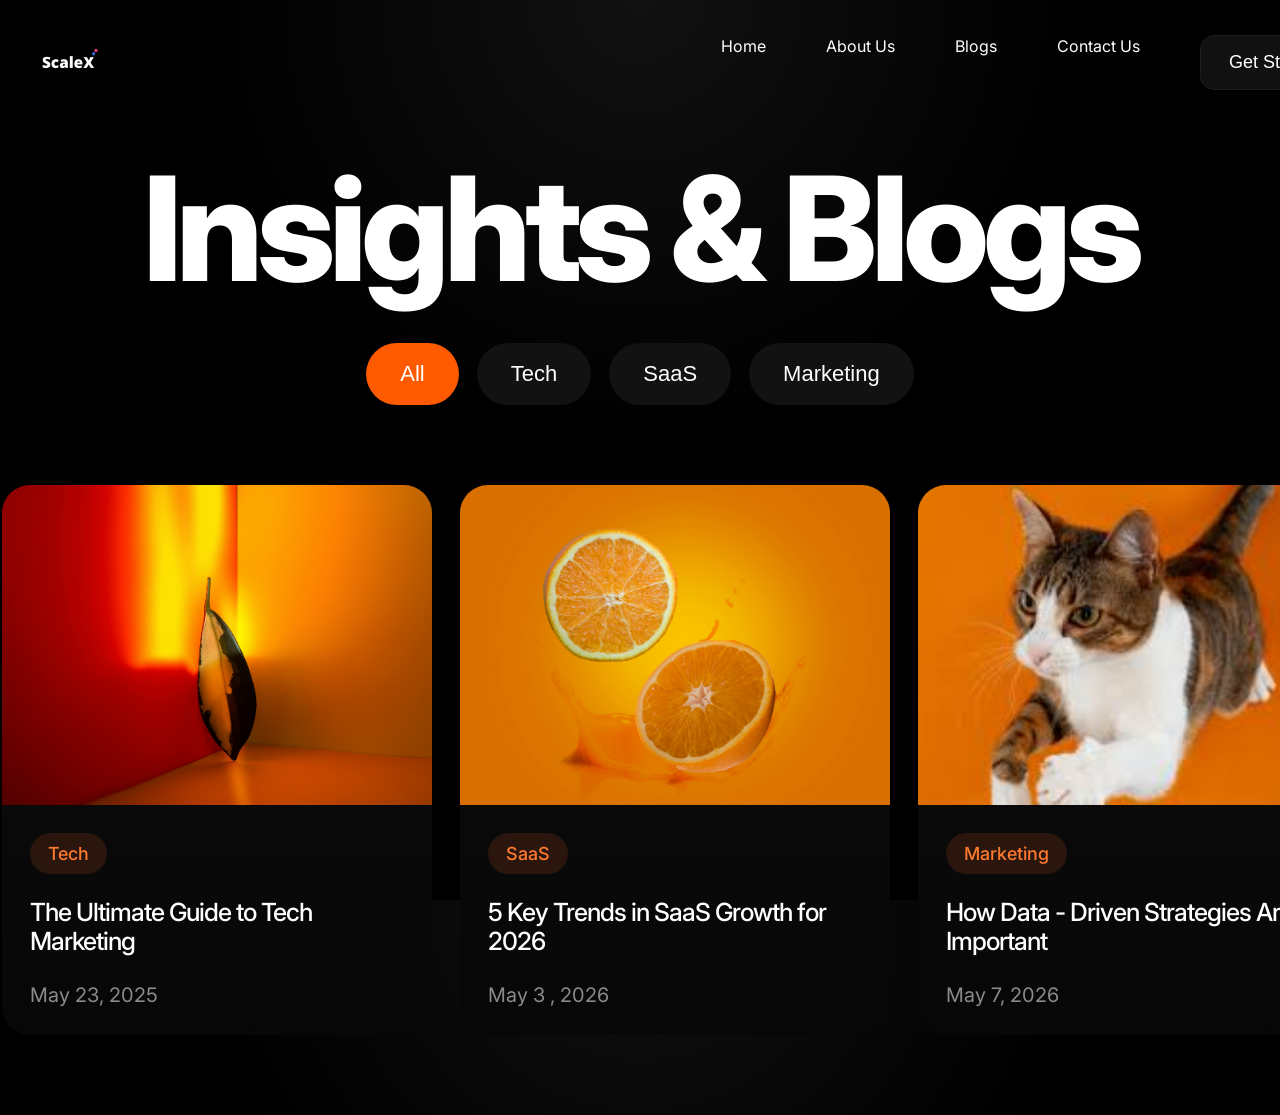
<file: ScalexUI/index.html>
<!DOCTYPE html>
<html lang="en">
<head>
    <meta charset="UTF-8">
    <meta name="viewport" content="width=device-width, initial-scale=1.0">
    <title>Scalex | Blogs </title>
</head>
<link rel="stylesheet" href="style.css">
 <link
    href="https://fonts.googleapis.com/css2?family=Inter:wght@400;500;600;700;800&display=swap"
    rel="stylesheet" />
<body>

    <header class="navbar">

    
    <div class="logo">
        <img src="assets/logo.png" alt="Scalex Logo">

    </div>

    <nav>

        <ul class="nav-links">
       <li><a href="#"></a>Home</li>
       <li><a href="#"></a>About Us</li>
       <li><a href="#"></a>Blogs </li>
       <li><a href="#"></a>Contact Us </li>

       <button class="nav-btn">
        Get Started
    </button>
        </ul>

         
    

    </nav>

</header>

<section class="hero">

    <h1>
        Insights & Blogs
    </h1>

    

    <div class="categories">

        <button class="active">
            All
        </button>

        <button>
            Tech
        </button>

        <button>
            SaaS
        </button>

        <button>
            Marketing
        </button>

    </div>

</section>

    <section class="blogs">

        <div class="card">

            <img src="assets/pexels-fotoblend-6132995.jpg" alt="">

            <div class="card-content">

                <span class="tag">
                    Tech
                </span>


                <h2>
                    The Ultimate Guide to Tech Marketing 
                </h2>
                <p>
                    May 23, 2025
                </p>
            </div>

        </div>


         <div class="card">

            <img src="assets/pexels-daniel-fernandez-12900085-7783359.jpg" alt="">

            <div class="card-content">

                <span class="tag">
                    SaaS
                </span>


                <h2>
                    5 Key Trends in SaaS Growth for 2026  
                </h2>
                <p>
                    May 3 , 2026
                </p>
            </div>

        </div>





         <div class="card">

            <img src="assets/cat.jpg" alt="">

            <div class="card-content">

                <span class="tag">
                    Marketing
                </span>


                <h2>
                    How Data - Driven Strategies Are Important 
                </h2>
                <p>
                    May 7, 2026
                </p>
            </div>

        </div>
































    </section>








    
</body>
</html>
</file>
<file: ScalexUI/style.css>
*{
    margin:0;
    padding:0;
    box-sizing: border-box;

}

html,body{
    height: 100%;
    width: 100%;
    
}

body{

   font-family: 'Inter', sans-serif;

    background:
    radial-gradient(circle at top,
    #111111 0%,
    #000000 40%);

    color: white;

    overflow-x: hidden;
}

.navbar{
   width: 1350px;

    margin: auto;

    padding-top: 35px;

    display: flex;
    align-items: center;
    justify-content: space-between;


}


.logo img{
    width:140px;
}

.nav-links{

    display:flex;
    gap:60px;
    list-style: none;
    align-items:start;

}

.nav-links a{
    text-decoration: none;
    color: white;
    font-size: 18px;
    font-weight: 500;

}

.nav-btn{
    padding: 16px 28px;
    background: #111;
    border: 1px solid #1d1d1d;
    color: white;
    border-top: -30;
    border-radius: 14px;

    font-size: 18px;
    cursor: pointer;

    transition: 0.3s;
}

.nav-btn:hover{
    background: #ff5c00;
}



.hero{
    width: 100%;

    display: flex;
    flex-direction: column;
    align-items: center;

    margin-top: 70px;
}

.hero h1{
    font-size: 145px;
    font-weight: 800;
    line-height: 0.95;

    letter-spacing: -6px;
}

.categories{
    display: flex;
    gap: 18px;

    margin-top: 45px;
}

.categories button{
    padding: 18px 34px;

    border: none;
    border-radius: 999px;

    background: #121212;
    color: white;

    font-size: 22px;
    cursor: pointer;

    transition: 0.3s;
}

.categories .active{
    background: #ff5a00;
}




.blogs{
   
    width: 1350px;

    margin: 80px auto 0;

    display: flex;
    justify-content: center;
    gap: 28px;

    padding-bottom: 80px;

}



.card{
    width: 430px;

    background: #0a0a0a;

    background: linear-gradient(to bottom, #0d0d0d,
        #070707);
    border-radius: 28px;

    overflow: hidden;

    transition: 0.3s;
}

.card:hover{
    transform: translateY(-10px);
    box-shadow:
    0 20px 40px rgba(255, 90, 0, 0.08);
}



.card img{
    width: 100%;
    height: 320px;

    object-fit: cover;
 transition: 0.4s ease;
    display: block;
}



.card-content{
    padding: 28px;
}



.tag{
    display: inline-block;

    padding: 10px 18px;

    border-radius: 999px;

    background: #2a160d;
    color: #ff7a2f;

    font-size: 18px;
    font-weight: 500;
}



.card-content h2{
    font-size: 25px;
    font-weight: 500;

    line-height: 1.15;

    margin-top: 24px;

    letter-spacing: -1px;
}



.card-content p{
    margin-top: 28px;

    color: #8b8b8b;

    font-size: 20px;
}

.card:hover img{
    transform: scale(1.05);
}
</file>
